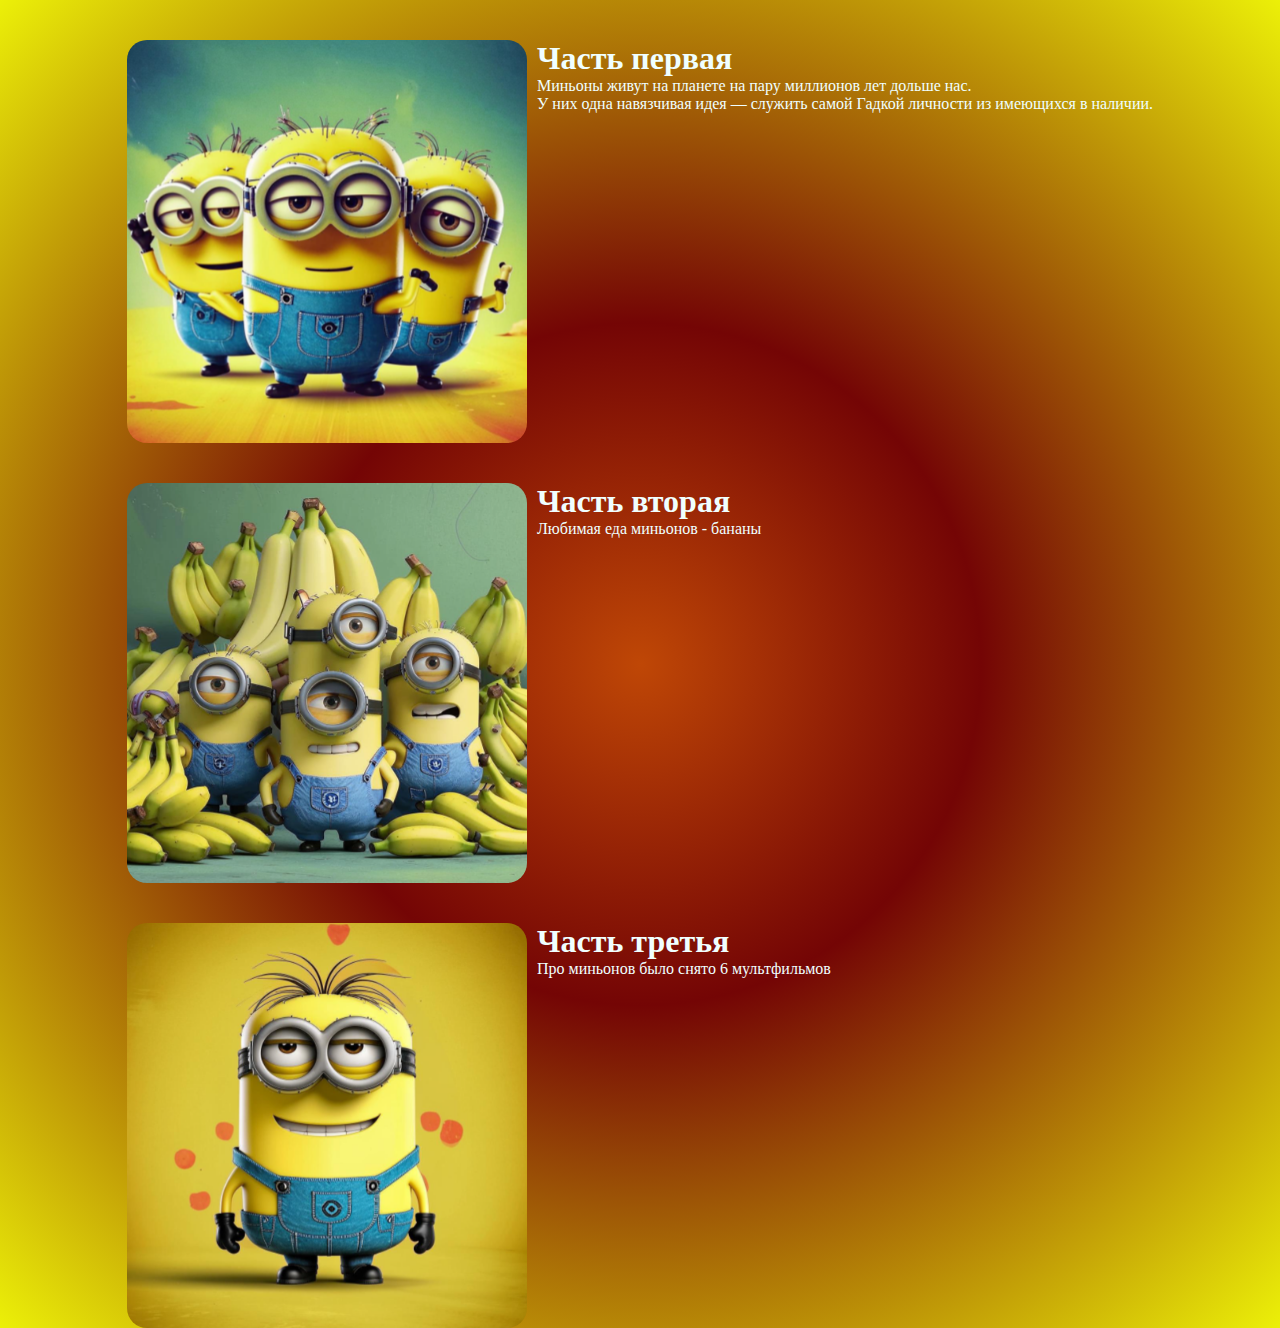
<file: Макар Прасолов/index.html>
<!DOCTYPE html>
<html lang="en">
<head>
    <meta charset="UTF-8">
    <meta name="viewport" content="width=device-width, initial-scale=1.0">
    <link rel="stylesheet" href="./style.css">
    <title>DummySite</title>
</head>
<body>
    <div class="container">
        <section id="1" class="section">
            <img src="./2.png" alt="">
            <div>
                <h1>Часть первая</h1>
                <p>Миньоны живут на планете на пару миллионов лет дольше нас.<br/> У них одна навязчивая идея — служить самой Гадкой личности из имеющихся в наличии.</p>
            </div>
            
        </section>
        <section class="section">
            <img src="./3.png" alt="">
            <div>
                <h1>Часть вторая</h1>
                <p>Любимая еда миньонов - бананы</p>
            </div>
        </section>
        <section class="section">
            <img src="./1.png" alt="">
            <div>
                <h1>Часть третья</h1>
            <p>Про миньонов было снято 6 мультфильмов</p>
            </div>
        </section>
    </div>
</body>
</html>
</file>
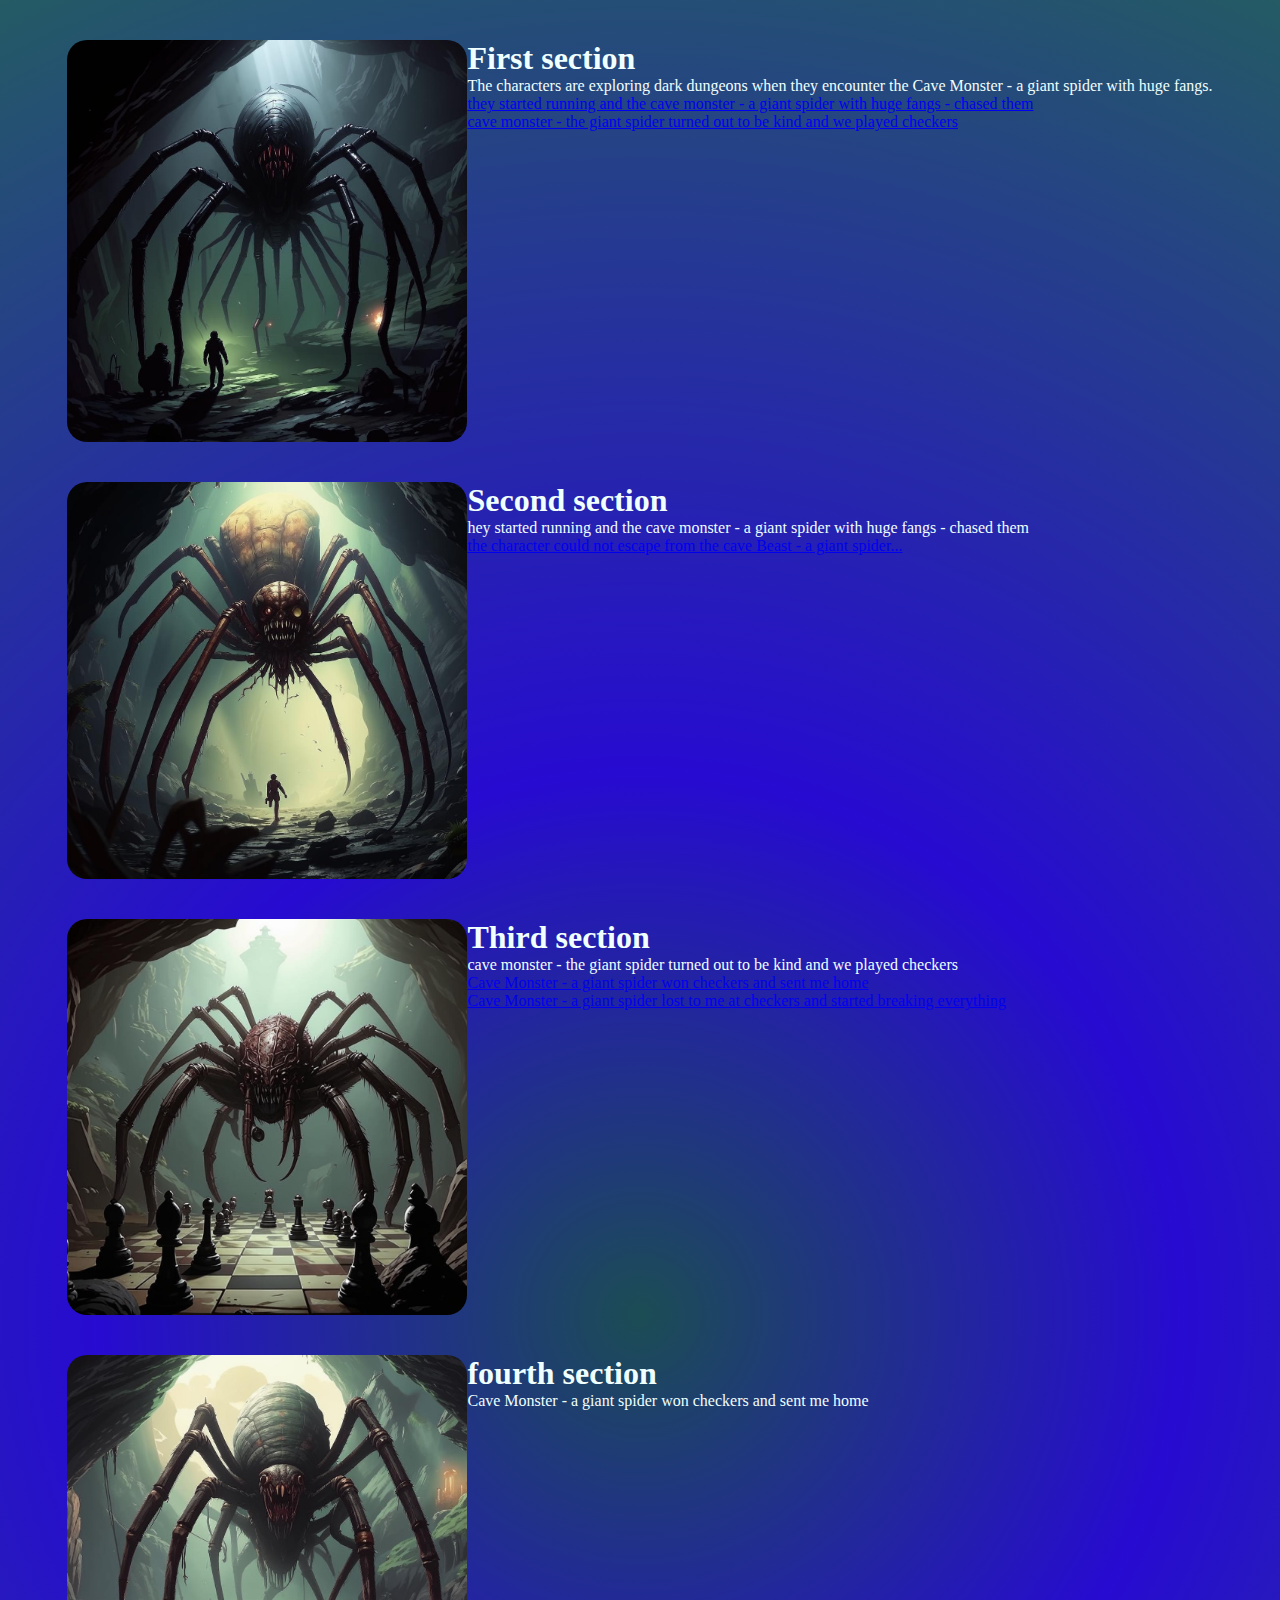
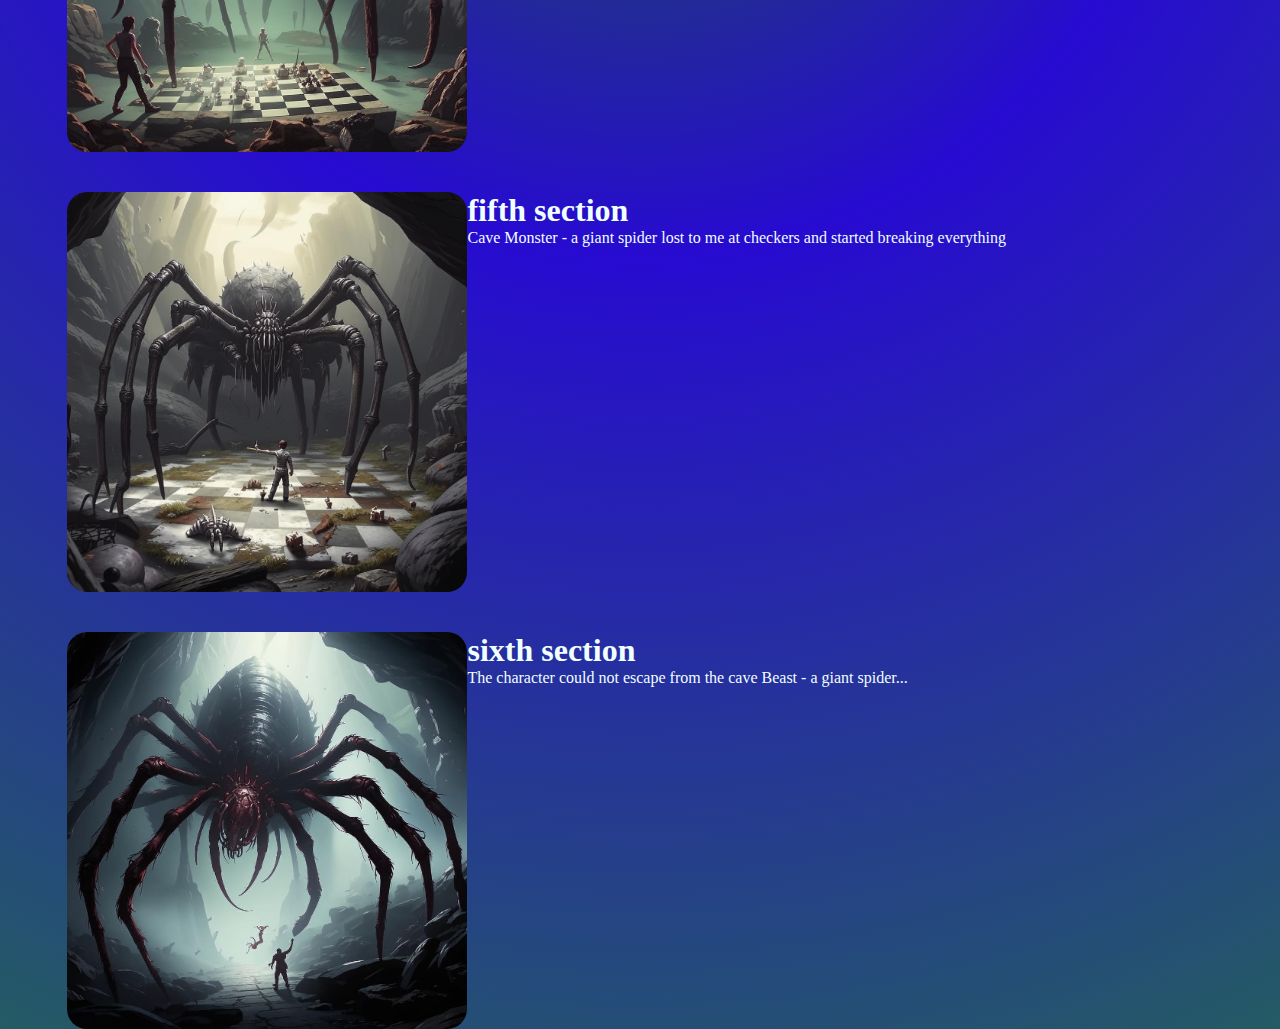
<file: Урузов Владимир/index.html>
<!DOCTYPE html>
<html lang="en">

<head>
    <meta charset="UTF-8">
    <meta name="viewport" content="width=device-width, initial-scale=1.0">
    <link rel="stylesheet" href="./style.css">
    <title>DummySite</title>
</head>

<body>
    <div class="container">
        <section id="1" class="section">
            <img src="./1.png" alt="">
            <div style="display:flex; flex-direction: column">
            <h1>First section</h1>

                <p >
                    The characters are exploring dark dungeons when they encounter the Cave Monster - a giant spider with huge fangs.<br/>
                </p>
                <div style="display:flex; flex-direction: column">
                    <a href="#2" class="link s__var">
                        they started running and the cave monster - a giant spider with huge fangs - chased them</a>
                <a href="#3" class="link s__var">cave monster - the giant spider turned out to be kind and we played checkers</a>
                <a href="" class="link s__var"></a>
                </div>
            </div>
            </section>
        <section id="2" class="section">
            <img src="./2.png" alt="">
            <div style="display:flex; flex-direction: column">
                <h1>Second section</h1>

                <p>
                hey started running and the cave monster - a giant spider with huge fangs - chased them
                </p> 
                <a href="#6" class="link s__var">
                    the character could not escape from the cave Beast - a giant spider...</a>
            </div>
        </section>
        <section id="3" class="section">
            <img src="./3.png" alt="">
            <div style="display:flex; flex-direction: column">
                <h1>Third section</h1>
            <p>cave monster - the giant spider turned out to be kind and we played checkers</p>
            <a href="#4" class="link s__var">
                Cave Monster - a giant spider won checkers and sent me home</a>
            <a href="#5" class="link s__var">
                Cave Monster - a giant spider lost to me at checkers and started breaking everything</a>
            </div>
        </section>
        <section id="4" class="section">
            <img src="./4.png" alt="">
            <div style="display:flex; flex-direction: column">
                <h1>fourth section</h1>

                <p>
                Cave Monster - a giant spider won checkers and sent me home
                </p> 
            </div>
        </section>
        <section id="5" class="section">
            <img src="./5.png" alt="">
            <div style="display:flex; flex-direction: column">
                <h1>fifth section</h1>

                <p>
                Cave Monster - a giant spider lost to me at checkers and started breaking everything
                </p> 
            </div>
        </section>
        <section id="6" class="section">
            <img src="./6.png" alt="">
            <div style="display:flex; flex-direction: column">
                <h1>sixth section</h1>

                <p>
                The character could not escape from the cave Beast - a giant spider...
                </p> 
            </div>
        </section>
    </div>
</body>

</html>
</file>
<file: Макар Прасолов/style.css>
*{
    margin: 0;
    padding: 0;
    box-sizing: border-box;
}
body{
    display: flex;
flex-direction: column;
justify-content: center;
color: azure;
    background: radial-gradient(circle, rgb(191, 71, 6) 0%, rgb(116, 5, 5) 37%, rgb(236, 240, 8) 100%);
}
.container{
    max-width: 1920px;
    padding: 0 10px;
    margin: 0 auto;
}

img{
    border-radius: 20px;
    width: 400px;
    margin-right: 10px;
}

.section{
    display: flex;
    margin-top: 40px;
}
</file>
<file: Урузов Владимир/style.css>
*{
    margin: 0;
    padding: 0;
    box-sizing: border-box;
}
body{
    display: flex;
flex-direction: column;
justify-content: center;
color: azure;
    background: radial-gradient(circle, rgba(28,77,84,1) 0%, rgba(39,11,209,1) 37%, rgba(36,91,100,1) 100%);
}
.container{
    max-width: 1920px;
    padding: 0 10px;
    margin: 0 auto;
}

img{
    border-radius: 20px;
    width: 400px;
}

.section{
    display: flex;
    margin-top:40px;
}
</file>
